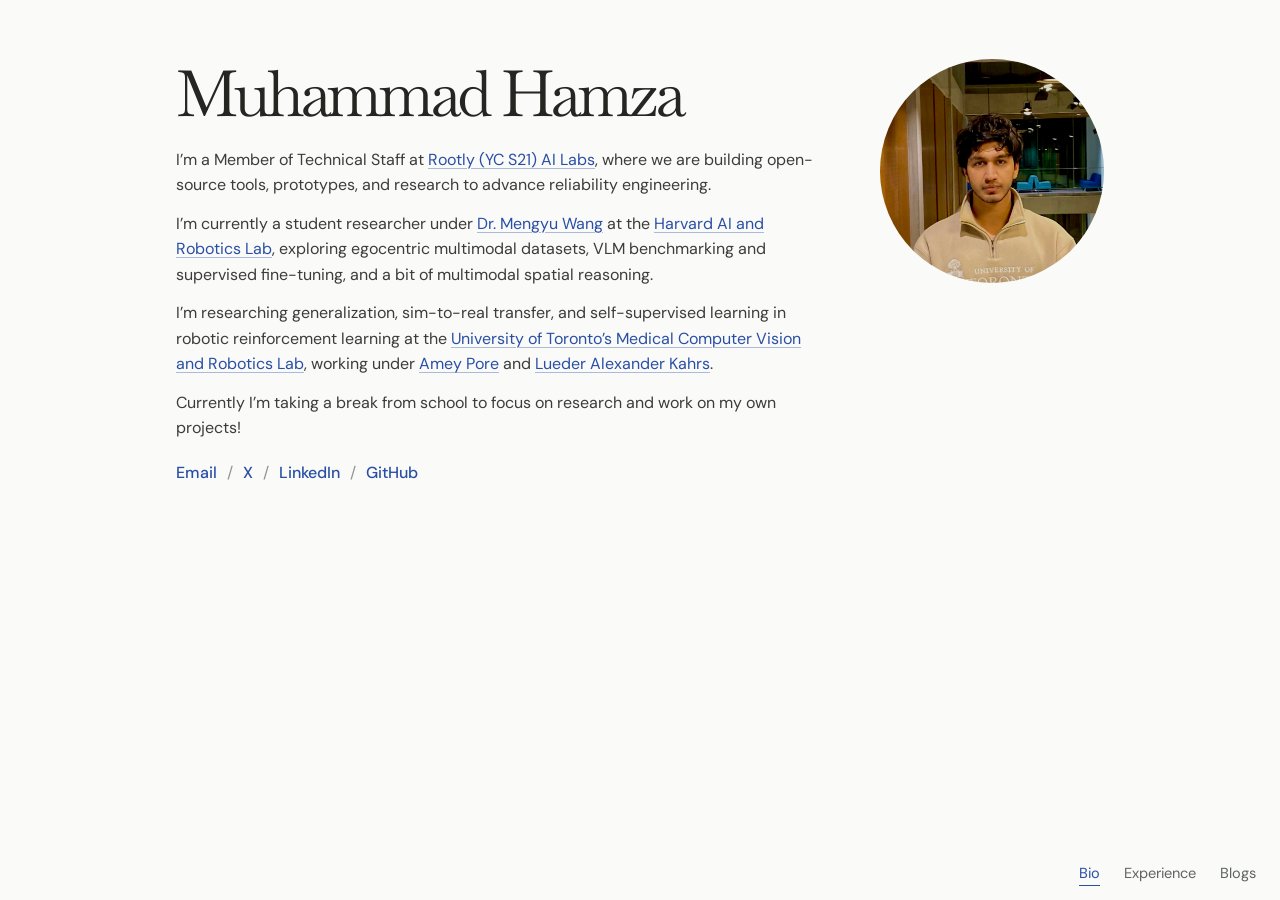
<file: index.html>
<!doctype html>
<html lang="en">
<head>
  <meta charset="utf-8">
  <meta name="viewport" content="width=device-width, initial-scale=1">
  <meta name="theme-color" content="#fafaf8">
  <meta name="description" content="Muhammad Hamza’s bio, research interests, and contact information.">
  <title>Muhammad Hamza</title>
  <link rel="icon" href="assets/favicon.png" type="image/png">
  <link rel="preload" href="assets/fonts/baskervville-normal.woff2" as="font" type="font/woff2" crossorigin>
  <link rel="stylesheet" href="style.css?v=1777a64fab">
  <script src="site.js" defer></script>
</head>
<body>
  <a class="skip" href="#bio">Skip to content</a>
  <main class="wrap bio" id="bio" aria-labelledby="name">
    <h1 id="name">Muhammad Hamza</h1>
    <figure class="portrait">
      <img src="assets/portrait.jpg" width="883" height="883" alt="Muhammad Hamza wearing a University of Toronto sweatshirt" fetchpriority="high">
    </figure>
    <div class="bio-text">
      <p>I’m a Member of Technical Staff at <a href="https://rootly.com/ai-labs">Rootly (YC S21) AI Labs</a>, where we are building open-source tools, prototypes, and research to advance reliability engineering.</p>
      <p>I’m currently a student researcher under <a href="https://wang.hms.harvard.edu/team/dr-wang/">Dr. Mengyu Wang</a> at the <a href="https://wang.hms.harvard.edu/team/muhammad-hamza/">Harvard AI and Robotics Lab</a>, exploring egocentric multimodal datasets, VLM benchmarking and supervised fine-tuning, and a bit of multimodal spatial reasoning.</p>
      <p>I’m researching generalization, sim-to-real transfer, and self-supervised learning in robotic reinforcement learning at the <a href="https://medcvr.utm.utoronto.ca/">University of Toronto’s Medical Computer Vision and Robotics Lab</a>, working under <a href="https://ameyapores.github.io/">Amey Pore</a> and <a href="https://bme.utoronto.ca/faculty-research/core-faculty/lueder-kahrs/">Lueder Alexander Kahrs</a>.</p>
      <p>Currently I’m taking a break from school to focus on research and work on my own projects!</p>
      <ul class="contact-links inline-links" aria-label="Contact and profiles">
        <li><a href="mailto:muhhamza24@gmail.com">Email</a></li>
        <li><a href="https://x.com/hamza72510">X</a></li>
        <li><a href="https://www.linkedin.com/in/hamz-mu/">LinkedIn</a></li>
        <li><a href="https://github.com/hamzmu">GitHub</a></li>
      </ul>
    </div>
  </main>
  <nav class="site-nav" aria-label="Main navigation">
    <a href="index.html" aria-current="page">Bio</a>
    <a href="experience.html">Experience</a>
    <a href="blog.html">Blogs</a>
  </nav>
</body>
</html>
</file>
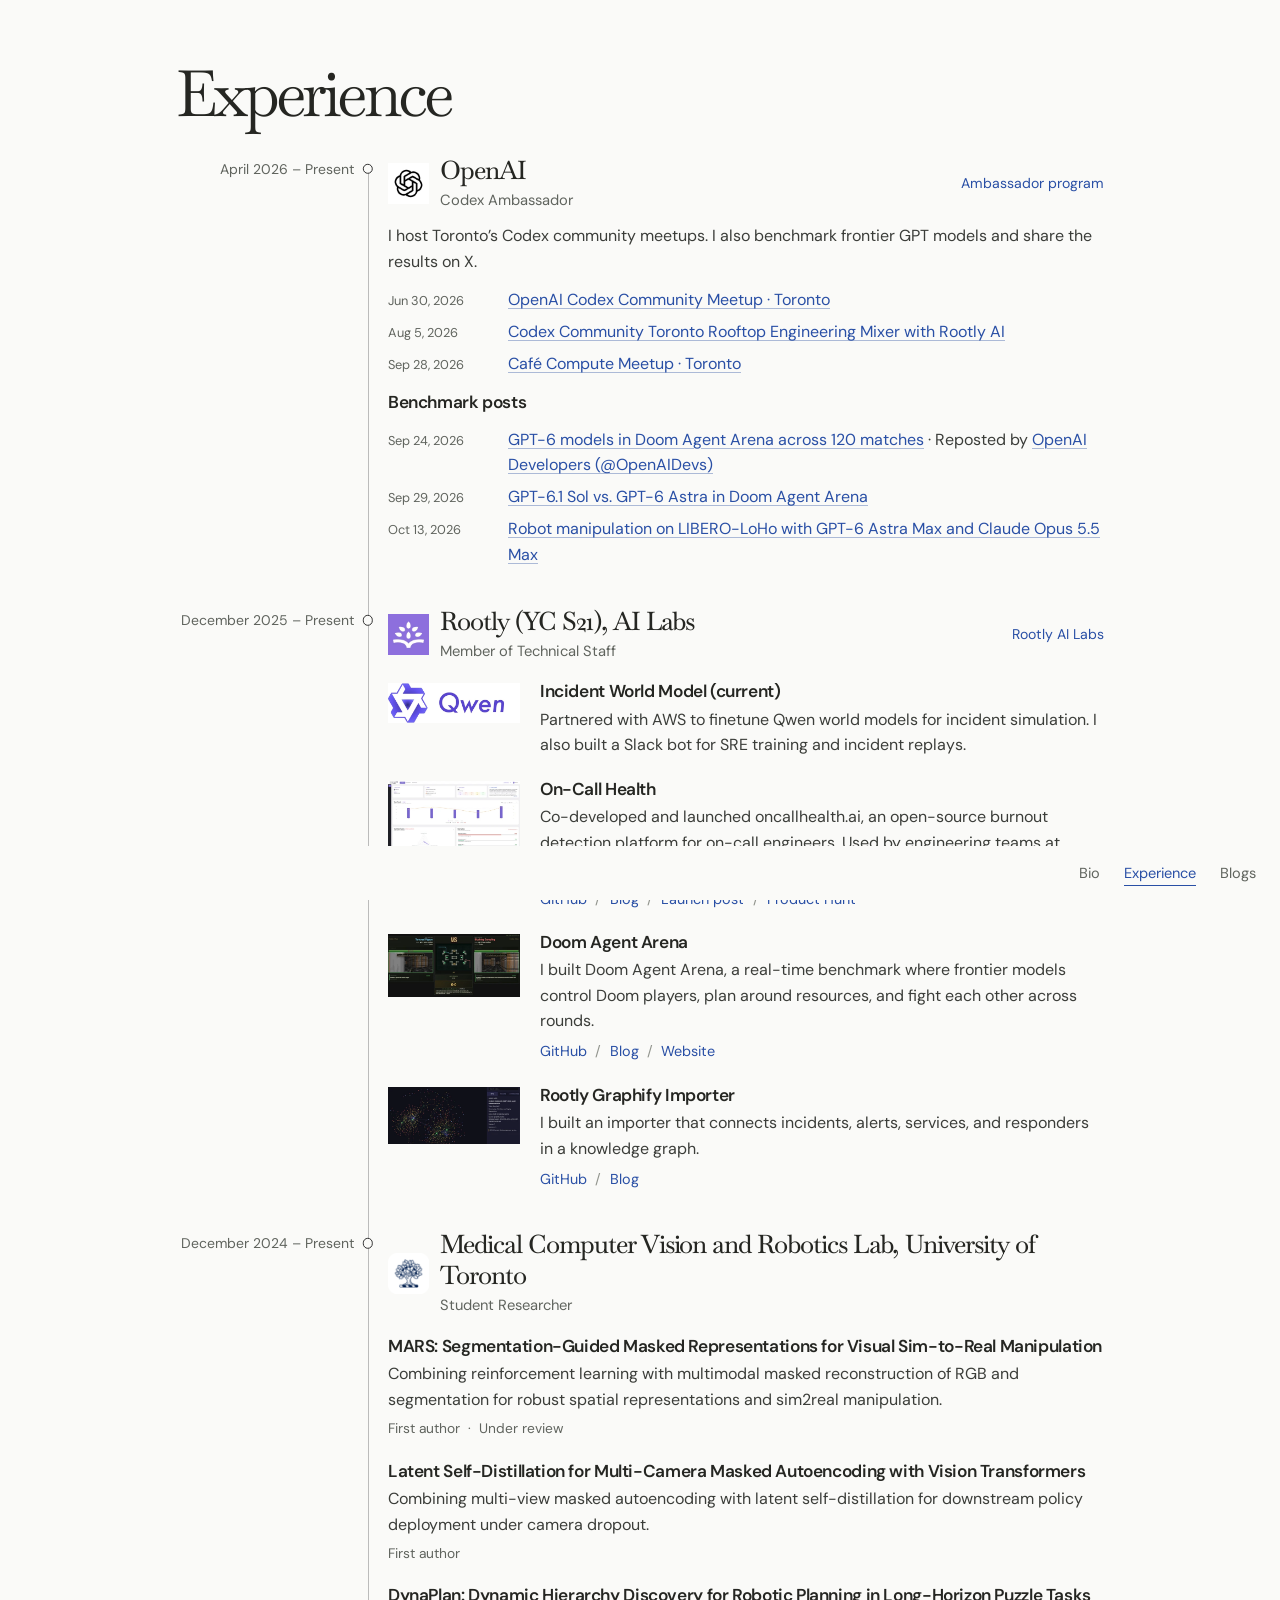
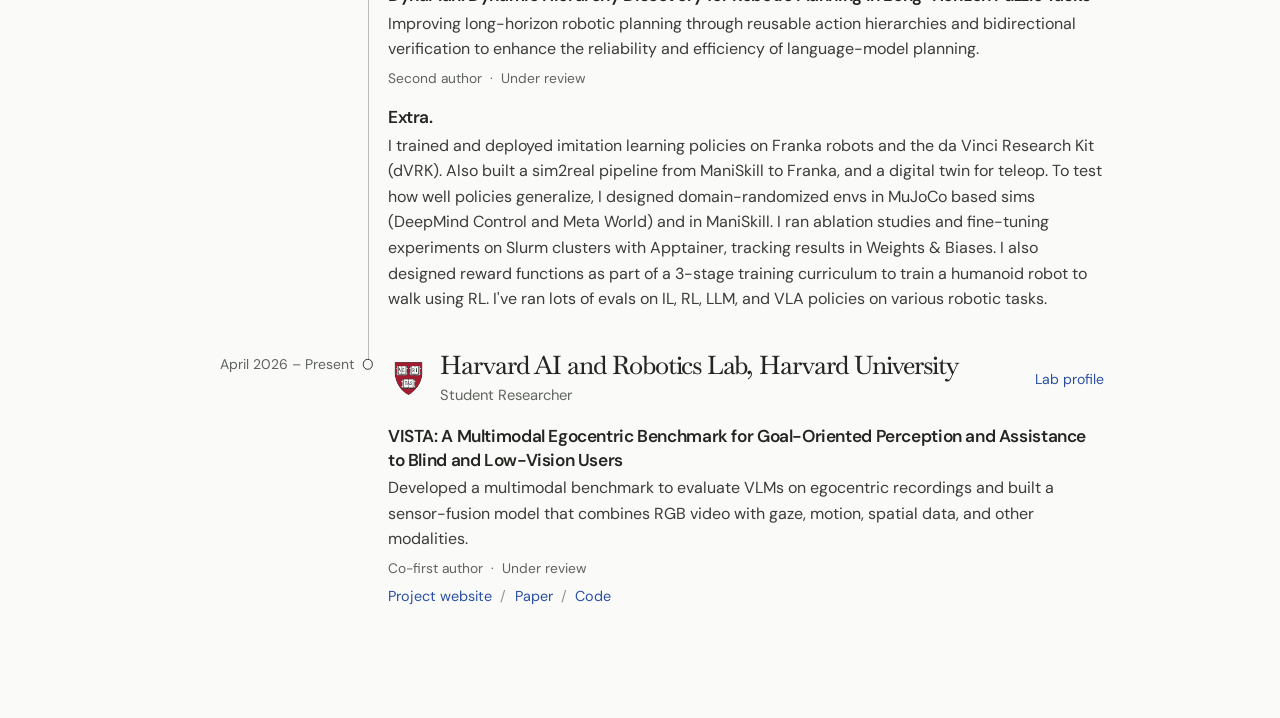
<file: experience.html>
<!doctype html>
<html lang="en">
<head>
  <meta charset="utf-8">
  <meta name="viewport" content="width=device-width, initial-scale=1">
  <meta name="theme-color" content="#fafaf8">
  <meta name="description" content="Muhammad Hamza’s open-source projects, research, and community events.">
  <title>Experience | Muhammad Hamza</title>
  <link rel="icon" href="assets/favicon.png" type="image/png">
  <link rel="preload" href="assets/fonts/baskervville-normal.woff2" as="font" type="font/woff2" crossorigin>
  <link rel="stylesheet" href="style.css?v=1777a64fab">
</head>
<body>
  <a class="skip" href="#experience">Skip to content</a>
  <main class="wrap page-section" id="experience" aria-labelledby="experience-heading">
    <h1 id="experience-heading">Experience</h1>
    <article class="experience-block">
      <div class="role-date"><time datetime="2026-04">April 2026</time> &ndash;&nbsp;Present</div>
      <div class="org-row">
        <div class="org-name">
          <img class="org-logo" src="assets/openai.webp" width="48" height="48" alt="">
          <div>
            <h2>OpenAI</h2>
            <p class="role">Codex Ambassador</p>
          </div>
        </div>
        <a class="small-link" href="https://developers.openai.com/community/codex-ambassadors">Ambassador program</a>
      </div>
      <p>I host Toronto’s Codex community meetups. I also benchmark frontier GPT models and share the results on X.</p>
      <ul class="event-list">
        <li><time datetime="2026-06-30">Jun 30, 2026</time><a href="https://luma.com/60qqnb2j">OpenAI Codex Community Meetup · Toronto</a></li>
        <li><time datetime="2026-08-05">Aug 5, 2026</time><a href="https://luma.com/84i9yn56">Codex Community Toronto Rooftop Engineering Mixer with Rootly AI</a></li>
        <li><time datetime="2026-09-28">Sep 28, 2026</time><a href="https://luma.com/cafecomputetoronto">Café Compute Meetup · Toronto</a></li>
      </ul>
      <section class="event-list" aria-labelledby="benchmark-posts">
        <h3 id="benchmark-posts">Benchmark posts</h3>
        <ul class="event-list">
          <li>
            <time datetime="2026-09-24">Sep 24, 2026</time>
            <span><a href="https://x.com/hamza72510/status/2103236939906527709">GPT-6 models in Doom Agent Arena across 120 matches</a> · Reposted by <a href="https://x.com/OpenAIDevs">OpenAI Developers (@OpenAIDevs)</a></span>
          </li>
          <li>
            <time datetime="2026-09-29">Sep 29, 2026</time>
            <a href="https://x.com/hamza72510/status/2105047258727145910">GPT-6.1 Sol vs. GPT-6 Astra in Doom Agent Arena</a>
          </li>
          <li>
            <time datetime="2026-10-13">Oct 13, 2026</time>
            <a href="https://x.com/hamza72510/status/2110036481326596267">Robot manipulation on LIBERO-LoHo with GPT-6 Astra Max and Claude Opus 5.5 Max</a>
          </li>
        </ul>
      </section>
    </article>

    <article class="experience-block">
      <div class="role-date"><time datetime="2025-12">December 2025</time> &ndash;&nbsp;Present</div>
      <div class="org-row">
        <div class="org-name">
          <img class="org-logo" src="assets/rootly.webp" width="48" height="48" alt="">
          <div>
            <h2>Rootly (YC S21), AI Labs</h2>
            <p class="role">Member of Technical Staff</p>
          </div>
        </div>
        <a class="small-link" href="https://rootly.com/ai-labs">Rootly AI Labs</a>
      </div>
      <div class="projects">
        <article class="project">
          <img src="assets/qwen.webp?v=0a3b77296a" width="480" height="144" alt="Qwen logo" loading="lazy">
          <div><h3>Incident World Model (current)</h3>
            <p>Partnered with AWS to finetune Qwen world models for incident simulation. I also built a Slack bot for SRE training and incident replays.</p>
          </div>
        </article>
        <article class="project">
          <img src="assets/on-call.webp" width="480" height="253" alt="On-Call Health dashboard" loading="lazy">
          <div><h3>On-Call Health</h3>
            <p>Co-developed and launched oncallhealth.ai, an open-source burnout detection platform for on-call engineers. Used by engineering teams at wandb brex and more.</p>
            <ul class="inline-links resource-links">
              <li><a href="https://github.com/Rootly-AI-Labs/on-call-health">GitHub</a></li>
              <li><a href="https://dev.to/hamza_2315/on-call-burnout-what-incident-data-doesnt-show-2kap">Blog</a></li>
              <li><a href="https://lnkd.in/p/g4yjW8B2">Launch post</a></li>
              <li><a href="https://www.producthunt.com/products/on-call-health">Product Hunt</a></li>
            </ul>
          </div>
        </article>
        <article class="project">
          <img src="assets/doom.webp" width="480" height="230" alt="Two model-controlled players in Doom Agent Arena" loading="lazy">
          <div><h3>Doom Agent Arena</h3>
            <p>I built Doom Agent Arena, a real-time benchmark where frontier models control Doom players, plan around resources, and fight each other across rounds.</p>
            <ul class="inline-links resource-links">
              <li><a href="https://github.com/Rootly-AI-Labs/rootly-doom-agent-arena">GitHub</a></li>
              <li><a href="https://medium.com/@muhhamza24/doom-agent-arena-putting-ai-agents-head-to-head-in-real-time-combat-11059ad36e48?sharedUserId=muhhamza24">Blog</a></li>
              <li><a href="https://rootly-ai-labs.github.io/rootly-doom-agent-arena/">Website</a></li>
            </ul>
          </div>
        </article>
        <article class="project">
          <img src="assets/graphify.webp" width="480" height="210" alt="Graphify’s visualization of connected incident data" loading="lazy">
          <div><h3>Rootly Graphify Importer</h3>
            <p>I built an importer that connects incidents, alerts, services, and responders in a knowledge graph.</p>
            <ul class="inline-links resource-links"><li><a href="https://github.com/Rootly-AI-Labs/rootly-graphify-importer">GitHub</a></li><li><a href="https://dev.to/hamza_2315/using-graphify-to-turn-incident-data-into-a-knowledge-graph-528l">Blog</a></li></ul>
          </div>
        </article>
      </div>
    </article>

    <article class="experience-block">
      <div class="role-date"><time datetime="2024-12">December 2024</time> &ndash;&nbsp;Present</div>
      <div class="org-row">
        <div class="org-name">
          <img class="org-logo" src="assets/toronto.webp" width="48" height="48" alt="">
          <div>
            <h2>Medical Computer Vision and Robotics Lab, University of Toronto</h2>
            <p class="role">Student Researcher</p>
          </div>
        </div>
      </div>
      <!-- Replace pending labels with links to the Toronto papers and code when available. -->
      <ul class="papers">
        <li>
          <h3>MARS: Segmentation-Guided Masked Representations for Visual Sim-to-Real Manipulation</h3>
          <p>Combining reinforcement learning with multimodal masked reconstruction of RGB and segmentation for robust spatial representations and sim2real manipulation.</p>
          <div class="paper-meta">First author <span>·</span> Under review</div>
        </li>
        <li>
          <h3>Latent Self-Distillation for Multi-Camera Masked Autoencoding with Vision Transformers</h3>
          <p>Combining multi-view masked autoencoding with latent self-distillation for downstream policy deployment under camera dropout.</p>
          <div class="paper-meta">First author</div>
        </li>
        <li>
          <h3>DynaPlan: Dynamic Hierarchy Discovery for Robotic Planning in Long-Horizon Puzzle Tasks</h3>
          <p>Improving long-horizon robotic planning through reusable action hierarchies and bidirectional verification to enhance the reliability and efficiency of language-model planning.</p>
          <div class="paper-meta">Second author <span>·</span> Under review</div>
        </li>
      </ul>
      <section class="papers" aria-labelledby="robot-learning">
        <h3 id="robot-learning">Extra.</h3>
        <p>I trained and deployed imitation learning policies on Franka robots and the da Vinci Research Kit (dVRK). Also built a sim2real pipeline from ManiSkill to Franka, and a digital twin for teleop. To test how well policies generalize, I designed domain-randomized envs in MuJoCo based sims (DeepMind Control and Meta World) and in ManiSkill. I ran ablation studies and fine-tuning experiments on Slurm clusters with Apptainer, tracking results in Weights &amp; Biases. I also designed reward functions as part of a 3-stage training curriculum to train a humanoid robot to walk using RL. I've ran lots of evals on IL, RL, LLM, and VLA policies on various robotic tasks.</p>
      </section>
    </article>

    <article class="experience-block">
      <div class="role-date"><time datetime="2026-04">April 2026</time> &ndash;&nbsp;Present</div>
      <div class="org-row">
        <div class="org-name">
          <img class="org-logo" src="assets/harvard.webp" width="48" height="48" alt="">
          <div>
            <h2>Harvard AI and Robotics Lab, Harvard University</h2>
            <p class="role">Student Researcher</p>
          </div>
        </div>
        <a class="small-link" href="https://wang.hms.harvard.edu/team/muhammad-hamza/">Lab profile</a>
      </div>
      <div class="papers">
        <article>
          <h3>VISTA: A Multimodal Egocentric Benchmark for Goal-Oriented Perception and Assistance to Blind and Low-Vision Users</h3>
          <p>Developed a multimodal benchmark to evaluate VLMs on egocentric recordings and built a sensor-fusion model that combines RGB video with gaze, motion, spatial data, and other modalities.</p>
          <div class="paper-meta">Co-first author <span>·</span> Under review</div>
          <ul class="inline-links resource-links">
            <li><a href="https://harvard-ai-and-robotics-lab.github.io/VISTA/">Project website</a></li>
            <li><a href="https://arxiv.org/abs/2610.22822">Paper</a></li>
            <li><a href="https://github.com/Harvard-AI-and-Robotics-Lab/VISTA">Code</a></li>
          </ul>
        </article>
      </div>
    </article>
  </main>
  <nav class="site-nav" aria-label="Main navigation">
    <a href="index.html">Bio</a>
    <a href="experience.html" aria-current="page">Experience</a>
    <a href="blog.html">Blogs</a>
  </nav>
</body>
</html>
</file>
<file: style.css>
@font-face {
  font-family: Baskervville;
  src: url("assets/fonts/baskervville-normal.woff2") format("woff2");
  font-weight: 400 700;
  font-display: swap;
}
@font-face {
  font-family: "DM Sans";
  src: url("assets/fonts/dm-sans-normal.woff2") format("woff2");
  font-weight: 400 700;
  font-display: swap;
}
:root {
  color-scheme: light;
  --page-background: #fafaf8;
  --ink: #252622;
  --body: #3b3d39;
  --muted: #60645e;
  --link: #294fa5;
  --serif: Baskervville, Georgia, serif;
  --sans: "DM Sans", Arial, sans-serif;
}
* { box-sizing: border-box; }
html { scroll-padding-bottom: calc(4rem + env(safe-area-inset-bottom)); }
body {
  display: flex;
  flex-direction: column;
  min-height: 100vh;
  min-height: 100dvh;
  margin: 0;
  background: var(--page-background);
  color: var(--body);
  font: 1rem/1.6 var(--sans);
}
h1, h2, h3, p, ul, figure { margin: 0; }
h1, h2, h3 { color: var(--ink); }
ul { padding: 0; list-style: none; }
img { display: block; max-width: 100%; height: auto; }
a { color: var(--link); text-decoration-color: #acbad7; text-decoration-thickness: 1px; text-underline-offset: .19em; }
a:hover { color: #123174; text-decoration-color: currentColor; }
a:focus-visible { outline: 2px solid var(--link); outline-offset: 4px; }
::selection { background: #e0e9fa; color: #172e63; }
.wrap { width: min(58rem, calc(100% - 4.5rem)); margin-inline: auto; padding-block: 3.7rem 3.5rem; }
.skip { position: fixed; top: -5rem; left: 1rem; z-index: 5; background: var(--page-background); padding: .5rem; }
.skip:focus { top: .5rem; }
.org-row, .org-name, .site-nav { display: flex; align-items: center; }
.site-nav {
  position: sticky;
  bottom: 0;
  z-index: 4;
  justify-content: flex-end;
  gap: 1.5rem;
  margin-top: auto;
  padding: .45rem max(1.5rem, env(safe-area-inset-right)) calc(.45rem + env(safe-area-inset-bottom)) 1rem;
  background: var(--page-background);
}
.site-nav a { color: var(--muted); font-size: .91rem; text-decoration: none; padding: .5rem 0; }
.site-nav a[aria-current], .site-nav a:hover { color: var(--link); text-decoration: underline; text-underline-offset: .45rem; }

.bio {
  display: grid;
  grid-template-columns: minmax(0, 1fr) 14rem;
  grid-template-areas: "name portrait" "bio portrait";
  align-items: start;
  gap: 1.15rem 3.8rem;
}
h1 { font: 400 clamp(2.95rem, 5vw, 4.25rem)/1.08 var(--serif); letter-spacing: -.065em; }
.bio h1 { grid-area: name; }
.portrait { grid-area: portrait; }
.portrait img { width: 100%; aspect-ratio: 1; object-fit: cover; border-radius: 50%; }
.bio-text { grid-area: bio; }
.bio-text p + p { margin-top: .8rem; }
.inline-links { display: flex; flex-wrap: wrap; align-items: center; }
.inline-links li + li::before { content: "/"; color: #92958e; font-weight: 400; margin-inline: .63rem; }
.inline-links a, .small-link { text-decoration: none; }
.inline-links a:hover, .small-link:hover { text-decoration: underline; }
.contact-links { margin-top: 1.2rem; row-gap: .35rem; font-weight: 500; }
.contact-links > li { display: inline-flex; flex: none; align-items: baseline; white-space: nowrap; }

.page-section > h1 { margin-bottom: 1.65rem; }
.experience-block {
  --date-column: 12rem;
  --rail-gap: 1.25rem;
  display: grid;
  grid-template-columns: var(--date-column) minmax(0, 1fr);
  column-gap: var(--rail-gap);
  position: relative;
}
.experience-block > :not(.role-date) { grid-column: 2; }
.experience-block:not(:last-of-type) { padding-bottom: 2.4rem; }
.experience-block::after,
.experience-block:not(:last-of-type)::before {
  content: "";
  position: absolute;
  left: var(--date-column);
  top: .9rem;
  pointer-events: none;
}
.experience-block:not(:last-of-type)::before { height: 100%; border-left: 1px solid #bbb; }
.experience-block::after {
  box-sizing: border-box;
  width: .65rem;
  height: .65rem;
  border: 1px solid #333;
  border-radius: 50%;
  background: var(--page-background);
  transform: translate(-50%, -50%);
}
.role-date { grid-column: 1; grid-row: 1; align-self: start; padding: .2rem .85rem 0 0; color: var(--muted); font-size: .875rem; text-align: right; white-space: nowrap; }
.org-row { grid-row: 1; flex-wrap: wrap; justify-content: space-between; gap: 1rem; }
.org-name { gap: .7rem; }
.org-logo { flex: none; width: 2.55rem; height: 2.55rem; object-fit: contain; }
h2 { font: 500 1.6rem/1.22 var(--serif); letter-spacing: -.04em; }
h3 { font: 600 1.08rem/1.4 var(--sans); letter-spacing: -.022em; }
.role { margin-top: .17rem; color: var(--muted); font-size: .92rem; }
.small-link { font-size: .88rem; }
.org-row + p { margin-top: .7rem; }
.event-list { margin-top: .8rem; }
.event-list li, .writing-list li { display: grid; align-items: baseline; gap: 1rem; }
.event-list li { grid-template-columns: 6.5rem minmax(0,1fr); }
.event-list li + li { margin-top: .4rem; }
.event-list time { color: var(--muted); font-size: .8rem; }
.writing-list span { color: var(--muted); font-size: .84rem; }
.projects, .papers { margin-top: 1rem; }
.project { display: grid; grid-template-columns: 8.25rem minmax(0,1fr); gap: 1.25rem; align-items: start; }
.project + .project, .papers > li + li { margin-top: 1.2rem; }
.project > img { width: 100%; margin-top: .25rem; }
.project p, .papers p { margin-top: .2rem; max-width: 46rem; }
.resource-links { font-size: .9rem; margin-top: .4rem; }
.resource-links li + li::before { margin-inline: .52rem; }
.paper-meta { margin-top: .32rem; color: var(--muted); font-size: .86rem; }
.paper-meta span { margin-inline: .25rem; }
.writing-list li { grid-template-columns: minmax(0,1fr) auto; }
.writing-list li + li { margin-top: .65rem; }

@media (max-width: 48rem) {
  .wrap { width: calc(100% - 3rem); padding-block: 2.8rem; }
  .bio { grid-template-columns: minmax(0,1fr) 10rem; gap: 1rem 2.1rem; }
  h1 { font-size: clamp(2.65rem, 6vw, 3.45rem); }
}
@media (max-width: 38rem) {
  .wrap { width: calc(100% - 2.4rem); padding-block: 2rem 2.4rem; }
  .site-nav { gap: 1rem; padding-right: max(1.2rem, env(safe-area-inset-right)); }
  .site-nav a, .small-link { font-size: .88rem; }
  .bio { grid-template-columns: minmax(0,1fr) 6.75rem; grid-template-areas: "name portrait" "bio bio"; align-items: center; gap: 1.25rem .9rem; }
  h1 { font-size: clamp(2.55rem, 9vw, 3.25rem); }
  .page-section > h1 { margin-bottom: 1.2rem; }
  .experience-block { --date-column: 10.75rem; --rail-gap: .75rem; }
  .role-date { padding-right: .55rem; font-size: .8125rem; }
  .org-row { gap: .4rem .9rem; }
  .event-list li, .writing-list li, .project { grid-template-columns: 1fr; gap: .1rem; }
  .event-list li + li, .writing-list li + li { margin-top: .75rem; }
  .project > img { width: 7.5rem; margin-bottom: .35rem; }
}
@media (max-width: 26rem) {
  .experience-block { --date-column: 10rem; --rail-gap: .625rem; }
  .role-date { font-size: .75rem; }
  .org-name { gap: .35rem; }
  .org-logo { width: 1.5rem; height: 1.5rem; }
  .org-name h2 { font-size: 1.25rem; }
}
@media (max-width: 22rem) {
  .wrap { width: calc(100% - 1.8rem); }
  .site-nav { gap: .75rem; }
  .bio { grid-template-columns: minmax(0,1fr) 5.1rem; }
}
</file>
